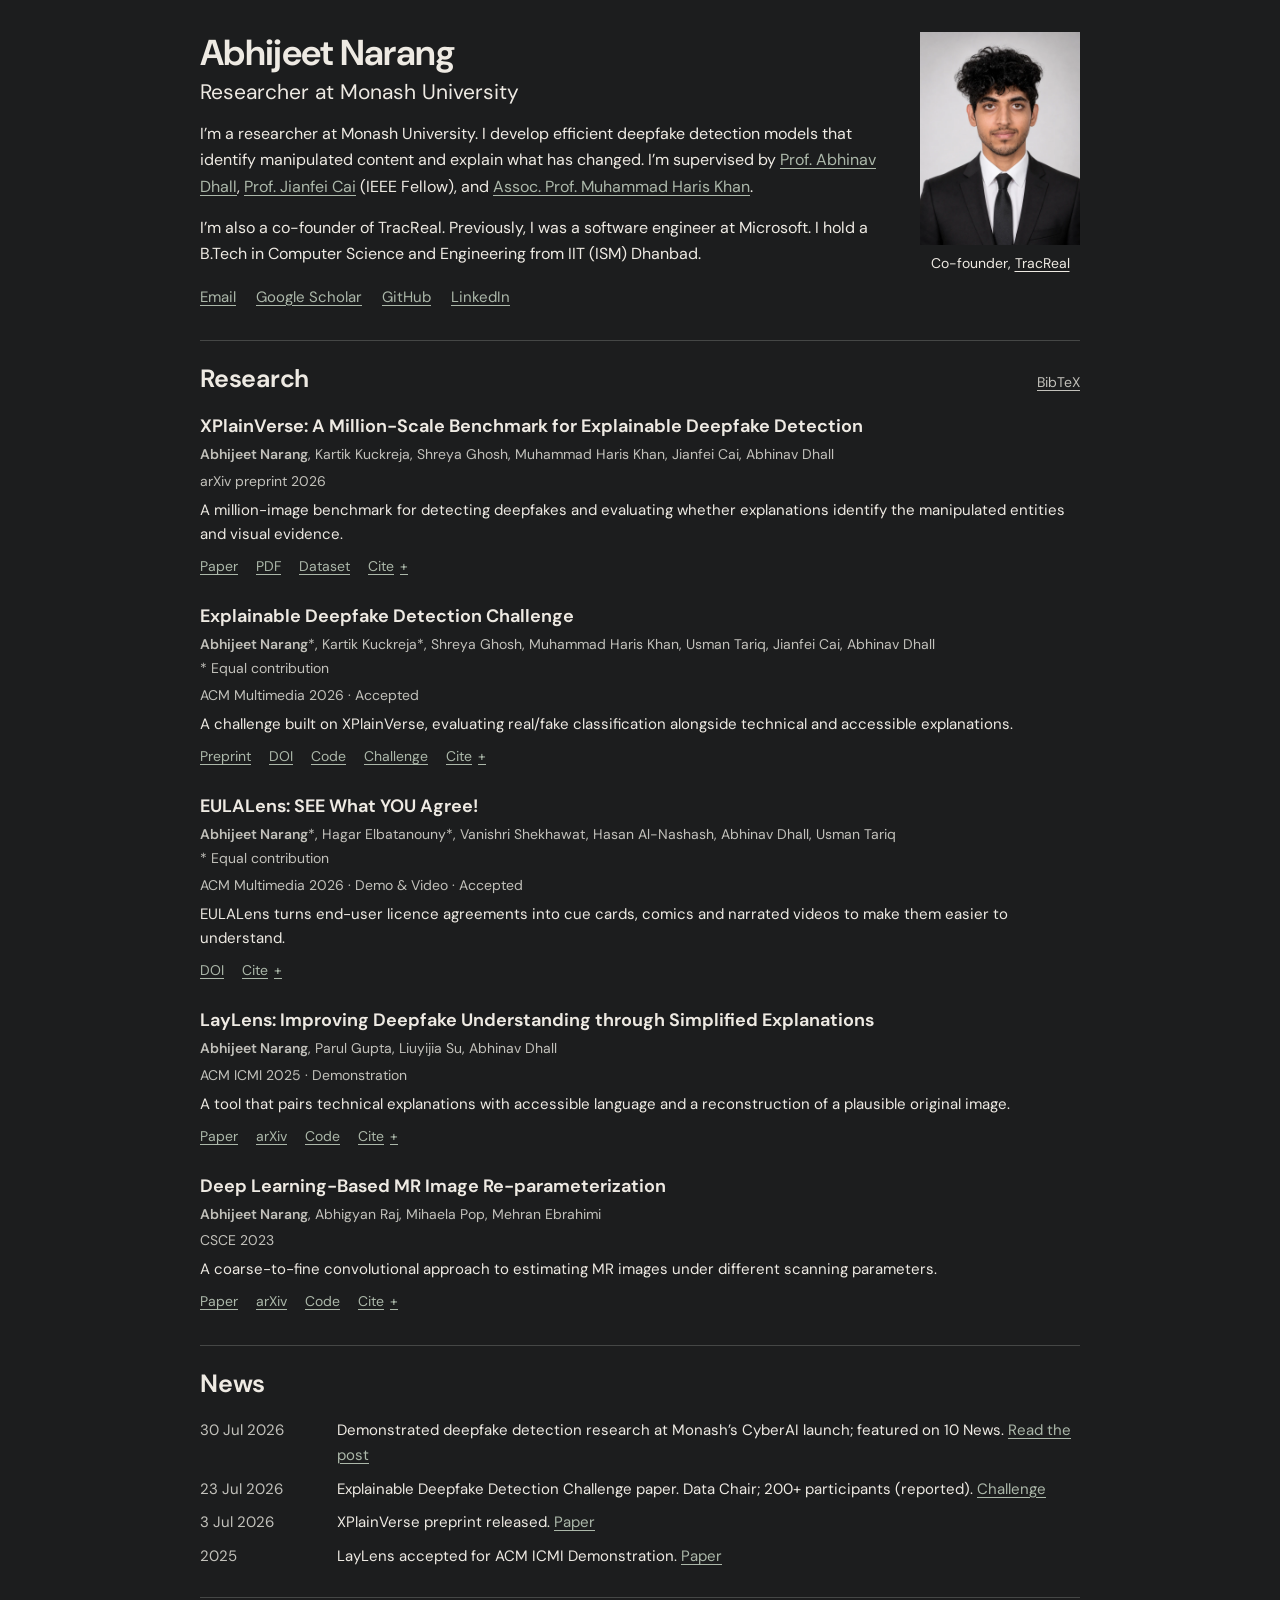
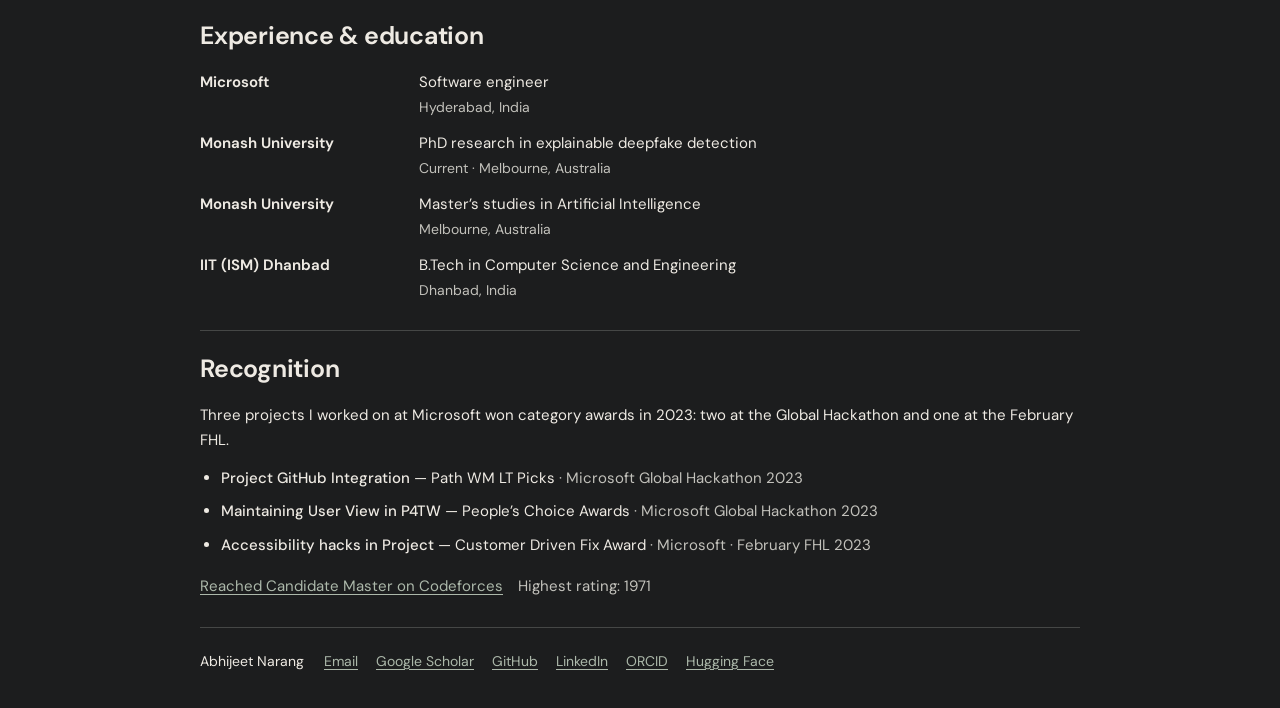
<file: index.html>
<!doctype html>
<html lang="en">
<head>
  <meta charset="utf-8">
  <meta name="viewport" content="width=device-width, initial-scale=1">
  <meta name="theme-color" content="#1c1d1e">
  <meta name="color-scheme" content="dark">
  <title>Abhijeet Narang · Researcher at Monash University</title>
  <meta name="description" content="Abhijeet Narang is a researcher at Monash University working on efficient and explainable deepfake detection models, and a co-founder of TracReal.">
  <meta property="og:title" content="Abhijeet Narang · Researcher at Monash University">
  <meta property="og:description" content="Abhijeet Narang is a researcher at Monash University working on efficient and explainable deepfake detection models, and a co-founder of TracReal.">
  <meta property="og:type" content="website">
  <link rel="canonical" href="https://abhijeet8901.github.io/"><meta property="og:url" content="https://abhijeet8901.github.io/">
  <link rel="icon" type="image/svg+xml" href="./assets/favicon.svg">
  <link rel="preload" href="./assets/fonts/dm-sans.ttf" as="font" type="font/ttf" crossorigin>
  <link rel="stylesheet" href="./assets/styles.css">
  <script src="./assets/site.js" defer></script>
  <script type="application/ld+json">{"@context":"https://schema.org","@type":"Person","name":"Abhijeet Narang","description":"Abhijeet Narang is a researcher at Monash University working on efficient and explainable deepfake detection models, and a co-founder of TracReal.","jobTitle":"Researcher","affiliation":{"@type":"Organization","name":"Monash University"},"sameAs":["https://scholar.google.com/citations?hl=en&user=1ByDsZAAAAAJ","https://github.com/Abhijeet8901","https://www.linkedin.com/in/abhijeet-narang-63b419175/","https://orcid.org/0000-0003-0677-910X","https://huggingface.co/Abhijeet8901"]}</script>
</head>
<body>
  <a href="#main" class="skip-link">Skip to content</a>
  <div class="container">
    <main id="main">
      <section class="profile" aria-labelledby="profile-title">
        <div class="profile-heading"><h1 id="profile-title">Abhijeet Narang</h1><p class="profile-role">Researcher at Monash University</p></div>
        <figure class="portrait"><img src="./assets/tracreal-portrait.webp" alt="Abhijeet Narang" width="720" height="960" fetchpriority="high"><figcaption>Co-founder, <a href="https://tracreal.com">TracReal</a></figcaption></figure>
        <div class="profile-copy"><p>I’m a researcher at Monash University. I develop efficient deepfake detection models that identify manipulated content and explain what has changed. I’m supervised by <a href="https://research.monash.edu/en/persons/abhinav-dhall/">Prof. Abhinav Dhall</a>, <a href="https://research.monash.edu/en/persons/jianfei-cai/">Prof. Jianfei Cai</a> (IEEE Fellow), and <a href="https://mbzuai.ac.ae/academics/faculty-directory/muhammad-haris-khan">Assoc. Prof. Muhammad Haris Khan</a>.</p><p>I’m also a co-founder of TracReal. Previously, I was a software engineer at Microsoft. I hold a B.Tech in Computer Science and Engineering from IIT (ISM) Dhanbad.</p></div>
        <div class="profile-actions" aria-label="Contact and professional profiles"><a class="contact-action" href="mailto:abhijeet.narang1@monash.edu">Email</a><a class="" href="https://scholar.google.com/citations?hl=en&amp;user=1ByDsZAAAAAJ">Google Scholar</a><a class="" href="https://github.com/Abhijeet8901">GitHub</a><a class="" href="https://www.linkedin.com/in/abhijeet-narang-63b419175/">LinkedIn</a></div>
      </section>
      <section id="publications" class="research" aria-labelledby="research-title">
        <div class="section-heading"><h2 id="research-title">Research</h2><a class="secondary-link" href="./publications.bib" download>BibTeX</a></div>
        <div class="publication-list"><article class="publication" aria-labelledby="title-xplainverse">
    <div class="publication-body">
      <h3 id="title-xplainverse"><a href="https://arxiv.org/abs/2607.03562">XPlainVerse: A Million-Scale Benchmark for Explainable Deepfake Detection</a></h3>
      <p class="authors"><strong>Abhijeet Narang</strong>, Kartik Kuckreja, Shreya Ghosh, Muhammad Haris Khan, Jianfei Cai, Abhinav Dhall</p>
      <p class="publication-venue">arXiv preprint <span class="year">2026</span></p>
      <p class="publication-summary">A million-image benchmark for detecting deepfakes and evaluating whether explanations identify the manipulated entities and visual evidence.</p>
      <div class="publication-links"><a class="" href="https://arxiv.org/abs/2607.03562">Paper</a><a class="" href="https://arxiv.org/pdf/2607.03562">PDF</a><a class="" href="https://huggingface.co/datasets/Abhijeet8901/XPlainVerse">Dataset</a>
        <details class="citation"><summary aria-label="BibTeX citation for XPlainVerse: A Million-Scale Benchmark for Explainable Deepfake Detection">Cite <span class="citation-indicator" aria-hidden="true"></span></summary><div class="citation-content"><pre><code>@misc{narang2026xplainverse,
  title={XPlainVerse: A Million-Scale Benchmark for Explainable Deepfake Detection},
  author={Narang, Abhijeet and Kuckreja, Kartik and Ghosh, Shreya and Khan, Muhammad Haris and Cai, Jianfei and Dhall, Abhinav},
  year={2026},
  eprint={2607.03562},
  archivePrefix={arXiv},
  primaryClass={cs.CV},
  doi={10.48550/arXiv.2607.03562}
}</code></pre><button type="button" class="copy-citation" aria-label="Copy BibTeX citation for XPlainVerse: A Million-Scale Benchmark for Explainable Deepfake Detection">Copy BibTeX</button></div></details>
      </div>
    </div>
  </article><article class="publication" aria-labelledby="title-challenge">
    <div class="publication-body">
      <h3 id="title-challenge"><a href="https://arxiv.org/abs/2607.21007">Explainable Deepfake Detection Challenge</a></h3>
      <p class="authors"><strong>Abhijeet Narang</strong>*, Kartik Kuckreja*, Shreya Ghosh, Muhammad Haris Khan, Usman Tariq, Jianfei Cai, Abhinav Dhall<span class="equal-credit">* Equal contribution</span></p>
      <p class="publication-venue">ACM Multimedia <span class="year">2026</span> · Accepted</p>
      <p class="publication-summary">A challenge built on XPlainVerse, evaluating real/fake classification alongside technical and accessible explanations.</p>
      <div class="publication-links"><a class="" href="https://arxiv.org/abs/2607.21007">Preprint</a><a class="" href="https://doi.org/10.1145/3767308.3838603">DOI</a><a class="" href="https://github.com/Abhijeet8901/XPlainVerse-ACMChallenge">Code</a><a class="" href="https://explainable-deepfake-detection.github.io/">Challenge</a>
        <details class="citation"><summary aria-label="BibTeX citation for Explainable Deepfake Detection Challenge">Cite <span class="citation-indicator" aria-hidden="true"></span></summary><div class="citation-content"><pre><code>@inproceedings{narang2026challenge,
  title={Explainable Deepfake Detection Challenge},
  author={Narang, Abhijeet and Kuckreja, Kartik and Ghosh, Shreya and Khan, Muhammad Haris and Tariq, Usman and Cai, Jianfei and Dhall, Abhinav},
  booktitle={Proceedings of the 34th ACM International Conference on Multimedia},
  year={2026},
  doi={10.1145/3767308.3838603},
  note={Accepted; forthcoming}
}</code></pre><button type="button" class="copy-citation" aria-label="Copy BibTeX citation for Explainable Deepfake Detection Challenge">Copy BibTeX</button></div></details>
      </div>
    </div>
  </article><article class="publication" aria-labelledby="title-eulalens">
    <div class="publication-body">
      <h3 id="title-eulalens"><a href="https://doi.org/10.1145/3767308.3839012">EULALens: SEE What YOU Agree!</a></h3>
      <p class="authors"><strong>Abhijeet Narang</strong>*, Hagar Elbatanouny*, Vanishri Shekhawat, Hasan Al-Nashash, Abhinav Dhall, Usman Tariq<span class="equal-credit">* Equal contribution</span></p>
      <p class="publication-venue">ACM Multimedia <span class="year">2026</span> · Demo &amp; Video · Accepted</p>
      <p class="publication-summary">EULALens turns end-user licence agreements into cue cards, comics and narrated videos to make them easier to understand.</p>
      <div class="publication-links"><a class="" href="https://doi.org/10.1145/3767308.3839012">DOI</a>
        <details class="citation"><summary aria-label="BibTeX citation for EULALens: SEE What YOU Agree!">Cite <span class="citation-indicator" aria-hidden="true"></span></summary><div class="citation-content"><pre><code>@inproceedings{narang2026eulalens,
  title={EULALens: SEE What YOU Agree!},
  author={Narang, Abhijeet and Elbatanouny, Hagar and Shekhawat, Vanishri and Al-Nashash, Hasan and Dhall, Abhinav and Tariq, Usman},
  booktitle={Proceedings of the 34th ACM International Conference on Multimedia},
  year={2026},
  doi={10.1145/3767308.3839012},
  note={Accepted for the Demo and Video Track; forthcoming}
}</code></pre><button type="button" class="copy-citation" aria-label="Copy BibTeX citation for EULALens: SEE What YOU Agree!">Copy BibTeX</button></div></details>
      </div>
    </div>
  </article><article class="publication" aria-labelledby="title-laylens">
    <div class="publication-body">
      <h3 id="title-laylens"><a href="https://doi.org/10.1145/3716553.3757093">LayLens: Improving Deepfake Understanding through Simplified Explanations</a></h3>
      <p class="authors"><strong>Abhijeet Narang</strong>, Parul Gupta, Liuyijia Su, Abhinav Dhall</p>
      <p class="publication-venue">ACM ICMI <span class="year">2025</span> · Demonstration</p>
      <p class="publication-summary">A tool that pairs technical explanations with accessible language and a reconstruction of a plausible original image.</p>
      <div class="publication-links"><a class="" href="https://doi.org/10.1145/3716553.3757093">Paper</a><a class="" href="https://arxiv.org/abs/2507.10066">arXiv</a><a class="" href="https://github.com/Abhijeet8901/laylens">Code</a>
        <details class="citation"><summary aria-label="BibTeX citation for LayLens: Improving Deepfake Understanding through Simplified Explanations">Cite <span class="citation-indicator" aria-hidden="true"></span></summary><div class="citation-content"><pre><code>@inproceedings{narang2025laylens,
  title={LayLens: Improving Deepfake Understanding through Simplified Explanations},
  author={Narang, Abhijeet and Gupta, Parul and Su, Liuyijia and Dhall, Abhinav},
  booktitle={Proceedings of the 27th International Conference on Multimodal Interaction},
  year={2025},
  doi={10.1145/3716553.3757093}
}</code></pre><button type="button" class="copy-citation" aria-label="Copy BibTeX citation for LayLens: Improving Deepfake Understanding through Simplified Explanations">Copy BibTeX</button></div></details>
      </div>
    </div>
  </article><article class="publication" aria-labelledby="title-mri">
    <div class="publication-body">
      <h3 id="title-mri"><a href="https://ieeexplore.ieee.org/document/10487616/">Deep Learning-Based MR Image Re-parameterization</a></h3>
      <p class="authors"><strong>Abhijeet Narang</strong>, Abhigyan Raj, Mihaela Pop, Mehran Ebrahimi</p>
      <p class="publication-venue">CSCE <span class="year">2023</span></p>
      <p class="publication-summary">A coarse-to-fine convolutional approach to estimating MR images under different scanning parameters.</p>
      <div class="publication-links"><a class="" href="https://ieeexplore.ieee.org/document/10487616/">Paper</a><a class="" href="https://arxiv.org/abs/2206.05516">arXiv</a><a class="" href="https://github.com/Abhijeet8901/Deep-Learning-Based-MR-Image-Re-parameterization">Code</a>
        <details class="citation"><summary aria-label="BibTeX citation for Deep Learning-Based MR Image Re-parameterization">Cite <span class="citation-indicator" aria-hidden="true"></span></summary><div class="citation-content"><pre><code>@inproceedings{narang2023mr,
  title={Deep Learning-Based MR Image Re-parameterization},
  author={Narang, Abhijeet and Raj, Abhigyan and Pop, Mihaela and Ebrahimi, Mehran},
  booktitle={2023 Congress in Computer Science, Computer Engineering, and Applied Computing (CSCE)},
  year={2023},
  pages={536--541},
  doi={10.1109/CSCE60160.2023.00094}
}</code></pre><button type="button" class="copy-citation" aria-label="Copy BibTeX citation for Deep Learning-Based MR Image Re-parameterization">Copy BibTeX</button></div></details>
      </div>
    </div>
  </article></div>
      </section>
      <section id="news" class="news" aria-labelledby="news-title"><h2 id="news-title">News</h2><ul><li><time datetime="2026-07-30">30 Jul 2026</time><p>Demonstrated deepfake detection research at Monash’s CyberAI launch; featured on 10 News. <a href="https://www.linkedin.com/posts/abhijeet-narang-63b419175_deepfakedetection-cybercx-10newsau-activity-7488434707206955008-NiUU">Read the post</a></p></li><li><time datetime="2026-07-23">23 Jul 2026</time><p>Explainable Deepfake Detection Challenge paper. Data Chair; 200+ participants (reported). <a href="https://explainable-deepfake-detection.github.io/">Challenge</a></p></li><li><time datetime="2026-07-03">3 Jul 2026</time><p>XPlainVerse preprint released. <a href="https://arxiv.org/abs/2607.03562">Paper</a></p></li><li><time datetime="2025">2025</time><p>LayLens accepted for ACM ICMI Demonstration. <a href="https://doi.org/10.1145/3716553.3757093">Paper</a></p></li></ul></section>
      <section id="background" class="background" aria-labelledby="background-title"><h2 id="background-title">Experience &amp; education</h2><ul class="journey"><li><h3>Microsoft</h3><div><p class="journey-role">Software engineer</p><p class="journey-note">Hyderabad, India</p></div></li><li><h3>Monash University</h3><div><p class="journey-role">PhD research in explainable deepfake detection</p><p class="journey-note">Current · Melbourne, Australia</p></div></li><li><h3>Monash University</h3><div><p class="journey-role">Master’s studies in Artificial Intelligence</p><p class="journey-note">Melbourne, Australia</p></div></li><li><h3>IIT (ISM) Dhanbad</h3><div><p class="journey-role">B.Tech in Computer Science and Engineering</p><p class="journey-note">Dhanbad, India</p></div></li></ul></section>
      <section id="recognition" class="recognition" aria-labelledby="recognition-title">
        <h2 id="recognition-title">Recognition</h2><p>Three projects I worked on at Microsoft won category awards in 2023: two at the Global Hackathon and one at the February FHL.</p><ul class="awards"><li><h3>Project GitHub Integration</h3><p class="award-result">Path WM LT Picks</p><p class="award-event">Microsoft Global Hackathon 2023</p></li><li><h3>Maintaining User View in P4TW</h3><p class="award-result">People’s Choice Awards</p><p class="award-event">Microsoft Global Hackathon 2023</p></li><li><h3>Accessibility hacks in Project</h3><p class="award-result">Customer Driven Fix Award</p><p class="award-event">Microsoft · February FHL 2023</p></li></ul><p class="codeforces"><a href="https://codeforces.com/profile/Abhijeet8901">Reached Candidate Master on Codeforces</a><span>Highest rating: 1971</span></p>
      </section>
    </main>
    <footer class="site-footer"><p>Abhijeet Narang</p><div class="footer-links"><a class="contact-link" href="mailto:abhijeet.narang1@monash.edu">Email</a><a class="contact-link" href="https://scholar.google.com/citations?hl=en&amp;user=1ByDsZAAAAAJ">Google Scholar</a><a class="contact-link" href="https://github.com/Abhijeet8901">GitHub</a><a class="contact-link" href="https://www.linkedin.com/in/abhijeet-narang-63b419175/">LinkedIn</a><a class="contact-link" href="https://orcid.org/0000-0003-0677-910X">ORCID</a><a class="contact-link" href="https://huggingface.co/Abhijeet8901">Hugging Face</a></div></footer>
  </div>
  <p class="sr-only" id="copy-status" role="status" aria-live="polite"></p>
</body>
</html>
</file>
<file: assets/styles.css>
@font-face{font-family:"DM Sans";src:url("./fonts/dm-sans.ttf") format("truetype");font-style:normal;font-weight:100 1000;font-display:swap}
:root{color-scheme:dark;--paper:#1c1d1e;--ink:#eeeae3;--muted:#c2c1bb;--accent:#acb8aa;--line:#454746;--soft:#252728;--font:"DM Sans",Arial,sans-serif}
*{box-sizing:border-box}html{scroll-behavior:smooth;scroll-padding-top:24px}body{margin:0;background:var(--paper);color:var(--ink);font:16px/1.65 var(--font);-webkit-font-smoothing:antialiased}a{color:var(--accent);text-decoration:underline;text-decoration-thickness:1px;text-underline-offset:3px}a:hover{color:var(--ink)}a:focus-visible,button:focus-visible,summary:focus-visible{outline:2px solid var(--accent);outline-offset:5px}button,summary{font:inherit}button{cursor:pointer}img{display:block;max-width:100%}h1,h2,h3,p,figure{margin:0}h1,h2,h3{font-weight:650;line-height:1.3}ul{margin:0;padding:0;list-style:none}.container{width:min(100% - 64px,880px);margin-inline:auto;padding-top:32px}
.profile{display:grid;grid-template-columns:minmax(0,1fr) 160px;column-gap:36px;row-gap:14px;padding-bottom:28px}.profile-heading{grid-column:1;grid-row:1;min-width:0}h1{font-size:36px;letter-spacing:-.7px;line-height:1.15;margin-bottom:5px}.profile-role{font-size:21px;line-height:1.35}.portrait{grid-column:2;grid-row:1 / span 3;align-self:start}.portrait img{width:160px;height:213px;object-fit:cover;object-position:center}.portrait figcaption{margin-top:8px;text-align:center;font-size:14px;line-height:1.45}.portrait figcaption a{color:inherit}.profile-copy{grid-column:1;grid-row:2;min-width:0}.profile-copy p+p{margin-top:15px}.profile-actions{grid-column:1;grid-row:3;display:flex;gap:8px 20px;flex-wrap:wrap;font-size:15px;align-items:baseline}.profile-actions a{padding-block:3px}
main>section:not(.profile){border-top:1px solid var(--line);padding-top:22px;margin-bottom:28px}h2{font-size:25px;letter-spacing:-.25px;margin-bottom:18px}.section-heading{display:flex;justify-content:space-between;align-items:baseline;gap:20px}.secondary-link{font-size:14px;color:var(--muted)}.publication{padding:0 0 23px;min-width:0}.publication:last-child{padding-bottom:0}.publication h3{font-size:18px;line-height:1.4;margin-bottom:4px}.publication h3 a{color:var(--ink);text-decoration:none}.publication h3 a:hover{text-decoration:underline}.authors{font-size:14px;line-height:1.6;color:var(--muted);margin-bottom:4px}.authors strong{font-weight:600;color:inherit}.equal-credit{display:block;font-size:14px;margin-top:2px}.publication-venue{font-size:14px;color:var(--muted);margin-bottom:5px}.publication-summary{font-size:15px;line-height:1.6;margin-bottom:6px}.publication-links{display:flex;align-items:baseline;flex-wrap:wrap;gap:4px 18px;font-size:14px}.publication-links a{padding-block:3px}.citation{color:var(--accent);min-width:0;max-width:100%}.citation summary{cursor:pointer;list-style:none;display:inline-flex;gap:6px;align-items:center;padding-block:3px;text-decoration:underline;text-underline-offset:3px;font-size:14px}.citation summary::-webkit-details-marker{display:none}.citation-indicator::before{content:"+"}.citation[open] .citation-indicator::before{content:"−"}.citation[open]{width:100%}.citation-content{background:var(--soft);border:1px solid var(--line);padding:14px;margin-top:9px;max-width:100%}.citation-content pre{white-space:pre-wrap;overflow-wrap:anywhere;margin:0 0 12px;font:13px/1.65 ui-monospace,SFMono-Regular,Consolas,monospace}.copy-citation{font-size:14px;padding:7px 10px;background:var(--paper);border:1px solid var(--line);color:var(--accent)}
.news li{display:grid;grid-template-columns:115px minmax(0,1fr);gap:22px;margin-bottom:9px;font-size:15px}.news li:last-child{margin-bottom:0}.news time{color:var(--muted)}.journey li{display:grid;grid-template-columns:195px minmax(0,1fr);gap:24px;margin-bottom:12px;font-size:15px}.journey li:last-child{margin-bottom:0}.journey h3{font-size:15px;line-height:1.65}.journey-note{font-size:14px;color:var(--muted);margin-top:1px}.recognition>p{font-size:15px}.awards{margin:13px 0 16px;padding-left:21px;list-style:disc}.awards li{margin-bottom:9px;font-size:15px}.awards h3{display:inline;font-size:15px;font-weight:500}.award-result,.award-event{display:inline}.award-result::before{content:" — "}.award-event{color:var(--muted)}.award-event::before{content:" · "}.codeforces{display:flex;align-items:baseline;flex-wrap:wrap;gap:4px 15px}.codeforces span{color:var(--muted)}.site-footer{border-top:1px solid var(--line);display:flex;align-items:baseline;flex-wrap:wrap;gap:12px 20px;padding:22px 0 35px;font-size:14px}.footer-links{display:flex;flex-wrap:wrap;gap:8px 18px}.sr-only{position:absolute;width:1px;height:1px;padding:0;margin:-1px;overflow:hidden;clip:rect(0,0,0,0);white-space:nowrap;border:0}.skip-link{position:fixed;top:10px;left:15px;background:var(--paper);color:var(--ink);padding:10px 16px;z-index:20;transform:translateY(-160%)}.skip-link:focus{transform:translateY(0)}
@media(max-width:680px){.container{width:calc(100% - 40px);padding-top:24px}.profile{grid-template-columns:minmax(0,1fr) 112px;column-gap:22px;row-gap:19px;padding-bottom:25px}.profile-heading{align-self:center}h1{font-size:31px}.profile-role{font-size:17px}.portrait{grid-row:1}.portrait img{width:112px;height:149px}.portrait figcaption{font-size:14px}.profile-copy{grid-column:1 / -1;grid-row:2}.profile-actions{grid-column:1 / -1;grid-row:3;font-size:15px}.publication h3{font-size:18px}.publication-summary{font-size:15px}.news li{grid-template-columns:1fr;gap:2px;margin-bottom:13px}.journey li{grid-template-columns:1fr;gap:2px;margin-bottom:15px}.site-footer{display:block}.footer-links{margin-top:10px}.section-heading{gap:15px}h2{font-size:24px}}
@media(max-width:380px){.container{width:calc(100% - 32px)}.profile{grid-template-columns:minmax(0,1fr) 96px;column-gap:16px}h1{font-size:27px}.profile-role{font-size:16px}.portrait img{width:96px;height:128px}.profile-actions{gap:8px 16px}}
@media(prefers-reduced-motion:reduce){html{scroll-behavior:auto}}
@media print{:root{--paper:#fff;--ink:#111;--muted:#444;--accent:#222;--line:#bbb;--soft:#f7f7f7;color-scheme:light}body{font-size:12px}.container{width:100%}.skip-link,.citation,.secondary-link{display:none}.profile{grid-template-columns:minmax(0,1fr) 130px}.portrait img{width:130px;height:auto}.publication,.journey li,.news li{break-inside:avoid}.site-footer{padding-bottom:0}}
</file>
